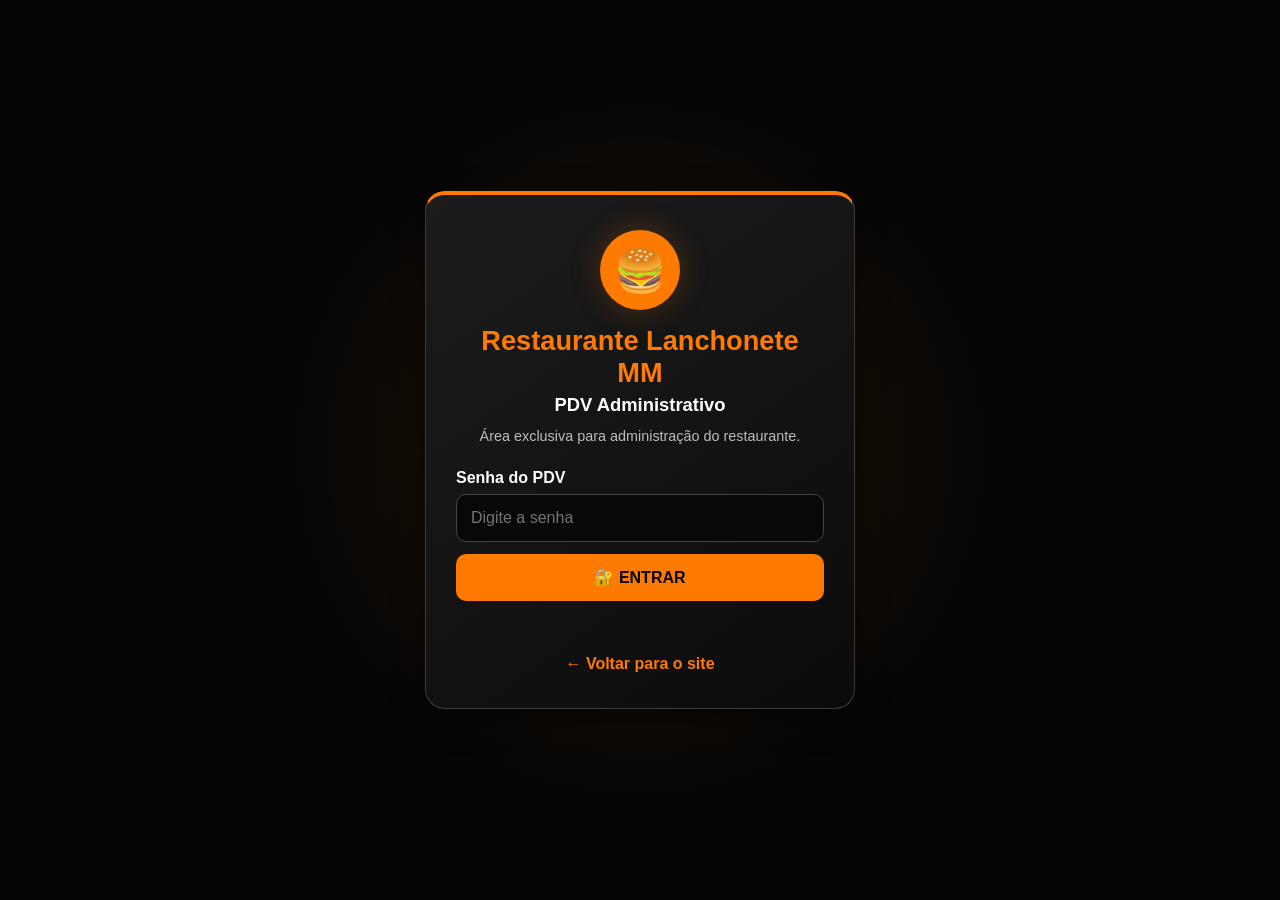
<file: index.html>
<!DOCTYPE html>
<html lang="pt-BR">

<head>
    <meta charset="UTF-8">

    <meta name="viewport"
          content="width=device-width, initial-scale=1.0">

    <title>PDV Administrativo - Restaurante Lanchonete MM</title>

    <link rel="stylesheet" href="pdv.css">
</head>

<body>

    <!-- =====================================================
         TELA DE LOGIN
         ===================================================== -->

    <div id="telaLogin" class="tela-login">

        <div class="login-box">

            <div class="login-logo">
                🍔
            </div>

            <h1>Restaurante Lanchonete MM</h1>

            <h2>PDV Administrativo</h2>

            <p>
                Área exclusiva para administração
                do restaurante.
            </p>

            <form id="formLogin" onsubmit="entrarPDV(event)">

                <label for="senhaPDV">
                    Senha do PDV
                </label>

                <input
                    type="password"
                    id="senhaPDV"
                    placeholder="Digite a senha"
                    autocomplete="off"
                    required
                >

                <button type="submit" class="btn-entrar">
                    🔐 ENTRAR
                </button>

            </form>

            <div id="mensagemLogin" class="mensagem-login"></div>

            <button
                type="button"
                class="btn-voltar-login"
                onclick="voltarParaSite()">

                ← Voltar para o site

            </button>

        </div>

    </div>


    <!-- =====================================================
         SISTEMA PDV
         ===================================================== -->

    <div id="sistemaPDV" class="sistema-pdv">

        <!-- CABEÇALHO -->

        <header class="cabecalho-pdv">

            <div>

                <span class="logo-pdv">
                    🍔
                </span>

                <div class="titulo-pdv">

                    <h1>
                        Restaurante Lanchonete MM
                    </h1>

                    <span>
                        PDV Administrativo
                    </span>

                </div>

            </div>

            <div class="acoes-topo">

                <button
                    type="button"
                    onclick="voltarParaSite()"
                    class="btn-site">

                    🌐 Site

                </button>

                <button
                    type="button"
                    onclick="sairPDV()"
                    class="btn-sair">

                    🚪 Sair

                </button>

            </div>

        </header>


        <!-- =================================================
             CONTEÚDO
             ================================================= -->

        <main class="conteudo-pdv">

            <!-- RESUMO -->

            <section class="resumo-pdv">

                <div class="resumo-card">

                    <span class="resumo-icone">
                        📦
                    </span>

                    <div>

                        <strong id="totalProdutos">
                            0
                        </strong>

                        <span>
                            Produtos cadastrados
                        </span>

                    </div>

                </div>


                <div class="resumo-card">

                    <span class="resumo-icone">
                        🟢
                    </span>

                    <div>

                        <strong id="produtosDisponiveis">
                            0
                        </strong>

                        <span>
                            Disponíveis
                        </span>

                    </div>

                </div>


                <div class="resumo-card">

                    <span class="resumo-icone">
                        🔴
                    </span>

                    <div>

                        <strong id="produtosIndisponiveis">
                            0
                        </strong>

                        <span>
                            Indisponíveis
                        </span>

                    </div>

                </div>

            </section>


            <!-- =================================================
                 CONTROLES
                 ================================================= -->

            <section class="painel-controle">

                <div class="titulo-secao">

                    <div>

                        <h2>
                            📋 Produtos do restaurante
                        </h2>

                        <p>
                            Cadastre e controle os produtos
                            exibidos no site.
                        </p>

                    </div>

                    <button
                        type="button"
                        class="btn-principal"
                        onclick="abrirCadastro()">

                        ➕ Novo produto

                    </button>

                </div>


                <div class="filtros">

                    <div class="campo-busca">

                        <label for="buscaProdutos">
                            🔎 Buscar produto
                        </label>

                        <input
                            type="search"
                            id="buscaProdutos"
                            placeholder="Digite o nome do produto..."
                            oninput="listarProdutos()"
                        >

                    </div>


                    <div class="campo-filtro">

                        <label for="filtroCategoria">
                            Categoria
                        </label>

                        <select
                            id="filtroCategoria"
                            onchange="listarProdutos()">

                            <option value="">
                                Todas as categorias
                            </option>

                            <option value="Almoço">
                                Almoço
                            </option>

                            <option value="Marmitas">
                                Marmitas
                            </option>

                            <option value="Pizzas">
                                Pizzas
                            </option>

                            <option value="Lanches">
                                Lanches
                            </option>

                            <option value="Hot Dogs">
                                Hot Dogs
                            </option>

                            <option value="Esfirras">
                                Esfirras
                            </option>

                            <option value="Porções">
                                Porções
                            </option>

                            <option value="À La Carte">
                                À La Carte
                            </option>

                            <option value="Parmegianas">
                                Parmegianas
                            </option>

                            <option value="Bebidas">
                                Bebidas
                            </option>

                            <option value="Outros">
                                Outros
                            </option>

                        </select>

                    </div>


                    <div class="campo-filtro">

                        <label for="filtroDisponibilidade">
                            Disponibilidade
                        </label>

                        <select
                            id="filtroDisponibilidade"
                            onchange="listarProdutos()">

                            <option value="">
                                Todos
                            </option>

                            <option value="disponivel">
                                Disponíveis
                            </option>

                            <option value="indisponivel">
                                Indisponíveis
                            </option>

                        </select>

                    </div>

                </div>

            </section>


            <!-- =================================================
                 LISTA DE PRODUTOS
                 ================================================= -->

            <section class="lista-secao">

                <div
                    id="listaProdutos"
                    class="lista-produtos-pdv">

                </div>

            </section>

        </main>


        <!-- =================================================
             MODAL CADASTRO / EDIÇÃO
             ================================================= -->

        <div
            id="modalProduto"
            class="modal">

            <div class="modal-conteudo">

                <div class="modal-cabecalho">

                    <div>

                        <h2 id="tituloModal">
                            ➕ Novo produto
                        </h2>

                        <p>
                            As alterações serão refletidas
                            no catálogo do site.
                        </p>

                    </div>

                    <button
                        type="button"
                        class="btn-fechar"
                        onclick="fecharCadastro()">

                        ×

                    </button>

                </div>


                <form
                    id="formProduto"
                    onsubmit="salvarProduto(event)">

                    <input
                        type="hidden"
                        id="produtoId"
                    >


                    <div class="campo-form">

                        <label for="nomeProduto">
                            Nome do produto *
                        </label>

                        <input
                            type="text"
                            id="nomeProduto"
                            placeholder="Ex.: X-Bacon Especial"
                            required
                        >

                    </div>


                    <div class="linha-form">

                        <div class="campo-form">

                            <label for="categoriaProduto">
                                Categoria *
                            </label>

                            <select
                                id="categoriaProduto"
                                required>

                                <option value="">
                                    Selecione
                                </option>

                                <option value="Almoço">
                                    Almoço
                                </option>

                                <option value="Marmitas">
                                    Marmitas
                                </option>

                                <option value="Pizzas">
                                    Pizzas
                                </option>

                                <option value="Lanches">
                                    Lanches
                                </option>

                                <option value="Hot Dogs">
                                    Hot Dogs
                                </option>

                                <option value="Esfirras">
                                    Esfirras
                                </option>

                                <option value="Porções">
                                    Porções
                                </option>

                                <option value="À La Carte">
                                    À La Carte
                                </option>

                                <option value="Parmegianas">
                                    Parmegianas
                                </option>

                                <option value="Bebidas">
                                    Bebidas
                                </option>

                                <option value="Outros">
                                    Outros
                                </option>

                            </select>

                        </div>


                        <div class="campo-form">

                            <label for="precoProduto">
                                Preço *
                            </label>

                            <input
                                type="number"
                                id="precoProduto"
                                min="0"
                                step="0.01"
                                placeholder="0,00"
                                required
                            >

                        </div>

                    </div>


                    <div class="campo-form">

                        <label for="descricaoProduto">
                            Descrição / ingredientes
                        </label>

                        <textarea
                            id="descricaoProduto"
                            rows="4"
                            placeholder="Informe os ingredientes ou detalhes do produto..."></textarea>

                    </div>


                    <div class="campo-form">

                        <label for="imagemProduto">
                            Imagem do produto
                        </label>

                        <input
                            type="text"
                            id="imagemProduto"
                            placeholder="Cole o endereço da imagem (opcional)"
                        >

                        <small>
                            Opcional. Pode deixar em branco.
                        </small>

                    </div>


                    <div class="campo-disponibilidade">

                        <label class="switch">

                            <input
                                type="checkbox"
                                id="disponibilidadeProduto"
                                checked
                            >

                            <span class="slider"></span>

                        </label>

                        <div>

                            <strong>
                                Produto disponível
                            </strong>

                            <small>
                                Quando desativado, o produto
                                não poderá ser comprado no site.
                            </small>

                        </div>

                    </div>


                    <div class="modal-acoes">

                        <button
                            type="button"
                            class="btn-cancelar"
                            onclick="fecharCadastro()">

                            Cancelar

                        </button>

                        <button
                            type="submit"
                            class="btn-salvar">

                            💾 Salvar produto

                        </button>

                    </div>

                </form>

            </div>

        </div>


        <!-- =================================================
             NOTIFICAÇÃO
             ================================================= -->

        <div
            id="notificacaoPDV"
            class="notificacao-pdv">

        </div>

    </div>


    <script src="pdv.js"></script>

</body>

</html>
</file>
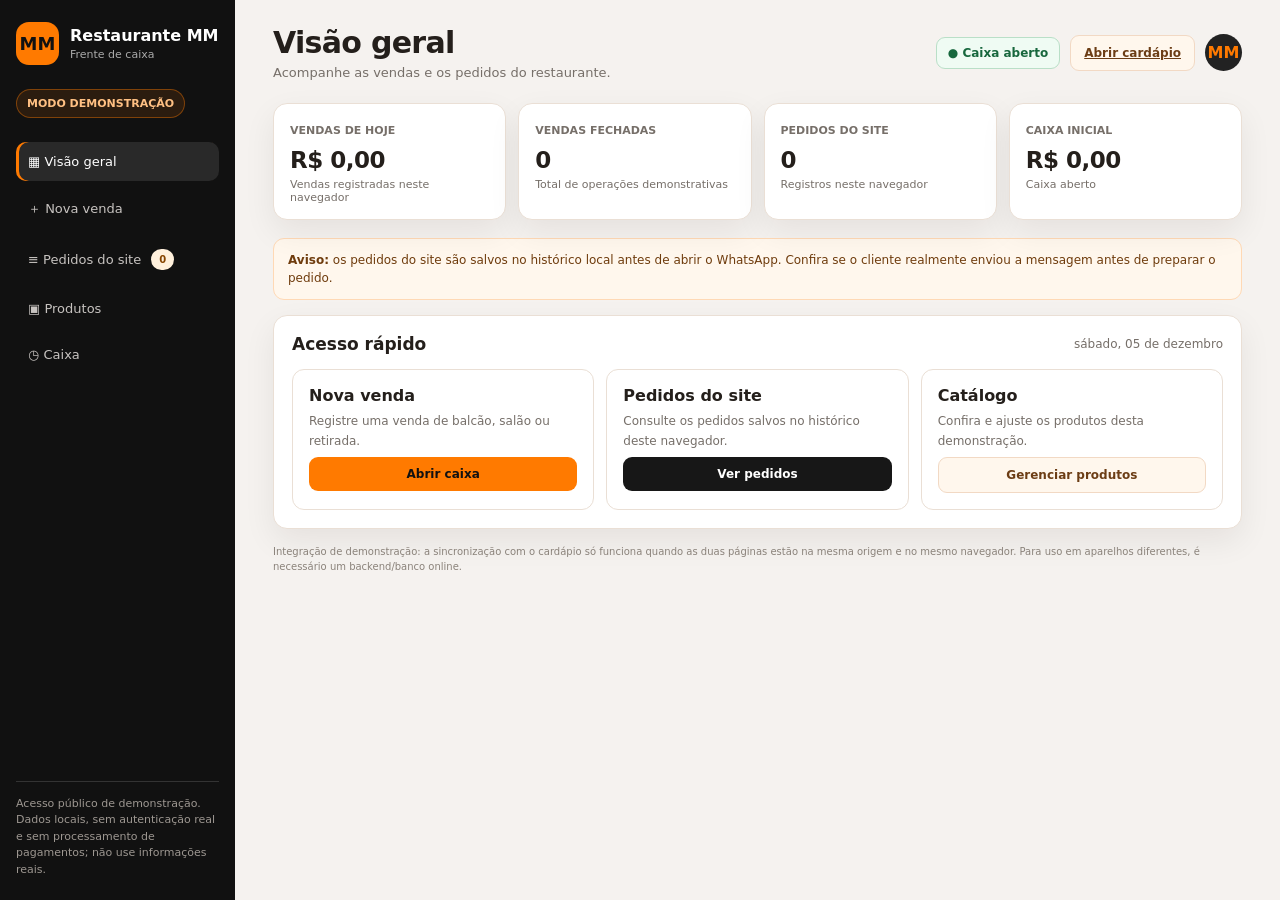
<file: docs/index.html>
<!doctype html>
<html lang="pt-BR">
<head>
<meta charset="utf-8">
<meta name="viewport" content="width=device-width,initial-scale=1">
<meta name="theme-color" content="#111111">
<title>PDV — Restaurante & Lanchonete MM (Demonstração)</title>
<style>
:root{--orange:#ff7a00;--dark:#111;--ink:#241f1b;--muted:#766f69;--line:#eadfd5;--cream:#fff7ed;--paper:#fff;--green:#16834a;--red:#b83c2d;--shadow:0 12px 32px #17100b12}*{box-sizing:border-box}body{margin:0;background:#f5f2ef;color:var(--ink);font-family:Inter,system-ui,-apple-system,"Segoe UI",sans-serif}button,input,select,textarea{font:inherit}button{cursor:pointer}.layout{min-height:100vh;display:grid;grid-template-columns:235px 1fr}.side{background:var(--dark);color:#fff;padding:22px 16px;display:flex;flex-direction:column;gap:24px}.brand{display:flex;align-items:center;gap:11px}.brand-mark{width:43px;height:43px;border-radius:13px;background:var(--orange);color:#111;display:grid;place-items:center;font-weight:900;font-size:18px}.brand small{display:block;color:#aaa;font-size:11px;margin-top:3px}.demo-label{border:1px solid #ff7a0066;background:#ff7a001c;color:#ffc083;border-radius:999px;padding:7px 10px;font-size:11px;font-weight:800;width:max-content}.nav{display:grid;gap:7px}.nav button{background:transparent;border:0;color:#c7c3c0;text-align:left;border-radius:10px;padding:12px 12px;display:flex;gap:10px;align-items:center;font-size:13px}.nav button:hover,.nav button.active{background:#292929;color:#fff}.nav button.active{box-shadow:inset 3px 0 var(--orange)}.side-note{margin-top:auto;color:#9d9791;font-size:11px;line-height:1.5;border-top:1px solid #333;padding-top:14px}.main{min-width:0;padding:25px clamp(16px,3vw,38px) 36px}.topbar{display:flex;justify-content:space-between;align-items:center;gap:16px;margin-bottom:23px}.topbar h1{margin:0;font-size:clamp(22px,3vw,30px);letter-spacing:-.7px}.topbar p{margin:5px 0 0;color:var(--muted);font-size:13px}.top-actions{display:flex;align-items:center;gap:10px}.shift-chip{border:1px solid #b9dfc7;color:#17673d;background:#effbf3;padding:8px 11px;border-radius:9px;font-size:12px;font-weight:700}.avatar{width:37px;height:37px;background:#222;color:var(--orange);display:grid;place-items:center;border-radius:50%;font-weight:800}.view{display:none}.view.active{display:block}.stats{display:grid;grid-template-columns:repeat(4,1fr);gap:12px;margin-bottom:18px}.stat{background:var(--paper);border:1px solid var(--line);border-radius:14px;padding:15px 16px;box-shadow:var(--shadow)}.stat .label{font-size:11px;color:var(--muted);font-weight:700}.stat strong{display:block;font-size:23px;margin-top:9px;letter-spacing:-.5px}.stat .small{font-size:11px;color:var(--muted);margin-top:5px}.panel{background:var(--paper);border:1px solid var(--line);border-radius:14px;padding:18px;box-shadow:var(--shadow)}.panel-head{display:flex;align-items:center;justify-content:space-between;gap:12px;margin-bottom:15px}.panel-head h2{font-size:17px;margin:0}.muted{color:var(--muted);font-size:12px}.btn{border:0;border-radius:9px;padding:10px 13px;font-weight:800;font-size:12px}.btn-primary{background:var(--orange);color:#111}.btn-dark{background:#171717;color:#fff}.btn-soft{background:var(--cream);color:#6c3d15;border:1px solid #f2d9c4}.btn-danger{background:#fff0ee;color:var(--red);border:1px solid #f3d0cb}.btn:disabled{opacity:.45;cursor:not-allowed}.quick-grid{display:grid;grid-template-columns:repeat(3,1fr);gap:12px}.quick{border:1px solid var(--line);border-radius:12px;padding:16px;background:#fff}.quick strong{display:block;margin-bottom:5px}.quick span{font-size:12px;color:var(--muted);line-height:1.45}.warning{background:#fff7ed;border:1px solid #ffd9b5;border-radius:11px;padding:12px 14px;color:#6f3c0d;font-size:12px;line-height:1.5;margin:15px 0}.sale-grid{display:grid;grid-template-columns:minmax(0,1.4fr) minmax(300px,.85fr);gap:14px;align-items:start}.category-row{display:flex;gap:7px;flex-wrap:wrap;margin-bottom:13px}.category-row button{border:1px solid var(--line);background:#fff;border-radius:999px;padding:8px 11px;font-size:11px;font-weight:800;color:#514940}.category-row button.active{background:#171717;color:white;border-color:#171717}.products-grid{display:grid;grid-template-columns:repeat(auto-fill,minmax(145px,1fr));gap:9px}.product{border:1px solid var(--line);background:#fff;border-radius:12px;padding:12px;text-align:left;min-height:92px;transition:.15s}.product:hover{border-color:var(--orange);transform:translateY(-1px)}.product strong{display:block;font-size:12px;line-height:1.35}.product span{display:block;margin-top:8px;color:#9a4a00;font-weight:900;font-size:13px}.cart-items{display:grid;gap:7px;max-height:310px;overflow:auto}.cart-empty{text-align:center;color:var(--muted);font-size:12px;padding:28px 10px}.cart-row{display:grid;grid-template-columns:1fr auto;gap:6px;border-bottom:1px solid #f1ece7;padding:9px 0}.cart-row strong{font-size:12px}.cart-row small{display:block;color:var(--muted);margin-top:4px;font-size:10px}.qty{display:flex;align-items:center;gap:7px}.qty button{width:24px;height:24px;border:1px solid var(--line);background:white;border-radius:7px;font-weight:900}.qty span{font-size:11px;font-weight:800;min-width:10px;text-align:center}.form-row{display:grid;grid-template-columns:1fr 1fr;gap:8px;margin-top:10px}.field{display:grid;gap:5px}.field label{font-size:10px;color:var(--muted);font-weight:800}.field input,.field select,.field textarea{width:100%;border:1px solid var(--line);border-radius:8px;padding:9px;font-size:12px;background:white;color:var(--ink)}.total-row{display:flex;justify-content:space-between;align-items:center;padding:14px 0 10px;border-top:1px solid var(--line);margin-top:10px}.total-row span{font-size:12px;color:var(--muted)}.total-row strong{font-size:20px}.full{width:100%;margin-top:6px}.table-wrap{overflow:auto}table{width:100%;border-collapse:collapse;font-size:12px}th{text-align:left;background:#faf5f0;color:#625950;font-size:10px;text-transform:uppercase;letter-spacing:.4px;padding:11px 9px}td{padding:11px 9px;border-bottom:1px solid #f0ebe6;vertical-align:middle}.tag{display:inline-block;background:#fff0dc;color:#874500;border-radius:999px;padding:5px 8px;font-size:10px;font-weight:800}.tag-green{background:#e9f8ee;color:#17673d}.tag-gray{background:#eee;color:#555}.inline-select{border:1px solid var(--line);border-radius:7px;padding:6px;font-size:11px;background:#fff}.toolbar{display:flex;gap:8px;align-items:center;flex-wrap:wrap}.toolbar input{border:1px solid var(--line);border-radius:8px;padding:9px 10px;font-size:12px;min-width:190px}.product-form{display:grid;grid-template-columns:1.3fr .8fr .8fr auto;gap:8px;align-items:end;margin-bottom:15px}.product-form input,.product-form select{border:1px solid var(--line);border-radius:8px;padding:9px;font-size:12px}.empty-state{color:var(--muted);padding:22px;text-align:center;font-size:12px}.modal-backdrop{position:fixed;inset:0;background:#0009;display:none;place-items:center;padding:16px;z-index:20}.modal-backdrop.show{display:grid}.modal{background:#fff;border-radius:14px;max-width:460px;width:100%;padding:20px;box-shadow:0 25px 70px #0004}.modal h2{margin:0 0 6px;font-size:18px}.modal p{margin:0 0 15px;color:var(--muted);font-size:12px}.modal .field{margin:10px 0}.modal-actions{display:flex;justify-content:flex-end;gap:8px;margin-top:14px}.toast{position:fixed;bottom:18px;right:18px;background:#191919;color:#fff;padding:11px 15px;border-radius:9px;font-size:12px;box-shadow:var(--shadow);display:none;z-index:30}.toast.show{display:block}.page-foot{margin-top:15px;color:#8a827a;font-size:10px;line-height:1.5}
@media(max-width:1050px){.stats{grid-template-columns:repeat(2,1fr)}.sale-grid{grid-template-columns:1fr}.quick-grid{grid-template-columns:1fr 1fr}}
@media(max-width:720px){.layout{grid-template-columns:1fr}.side{padding:12px 14px;gap:10px}.brand{justify-content:space-between}.brand small{display:none}.demo-label{position:absolute;right:15px;top:16px}.nav{display:flex;overflow:auto;gap:5px}.nav button{white-space:nowrap;padding:9px 10px;font-size:11px}.side-note{display:none}.main{padding:18px 13px 28px}.topbar{align-items:flex-start}.top-actions{gap:6px}.shift-chip{font-size:10px}.stats{gap:8px}.stat{padding:12px}.stat strong{font-size:19px}.quick-grid{grid-template-columns:1fr}.product-form{grid-template-columns:1fr 1fr}.product-form .btn{grid-column:span 2}.panel{padding:14px}.form-row{grid-template-columns:1fr 1fr}}
</style>
</head>
<body>
<div class="layout">
  <aside class="side">
    <div class="brand"><div class="brand-mark">MM</div><div><strong>Restaurante MM</strong><small>Frente de caixa</small></div></div>
    <div class="demo-label">MODO DEMONSTRAÇÃO</div>
    <nav class="nav" aria-label="Menu do PDV">
      <button class="active" data-view="dashboard">▦ Visão geral</button>
      <button data-view="sale">＋ Nova venda</button>
      <button data-view="orders">≡ Pedidos do site <span id="orderBadge" class="tag">0</span></button>
      <button data-view="products">▣ Produtos</button>
      <button data-view="cash">◷ Caixa</button>
    </nav>
    <div class="side-note">Acesso público de demonstração. Dados locais, sem autenticação real e sem processamento de pagamentos; não use informações reais.</div>
  </aside>
  <main class="main">
    <header class="topbar"><div><h1 id="pageTitle">Visão geral</h1><p id="pageSubtitle">Acompanhe as vendas e os pedidos do restaurante.</p></div><div class="top-actions"><span class="shift-chip" id="shiftStatus">● Caixa aberto</span><a class="btn btn-soft" href="https://m20513703-art.github.io/restaurante-e-lanchonete-mm/" target="_blank" rel="noopener">Abrir cardápio</a><div class="avatar">MM</div></div></header>

    <section class="view active" id="view-dashboard">
      <div class="stats">
        <div class="stat"><span class="label">VENDAS DE HOJE</span><strong id="statSales">R$ 0,00</strong><div class="small">Vendas registradas neste navegador</div></div>
        <div class="stat"><span class="label">VENDAS FECHADAS</span><strong id="statCount">0</strong><div class="small">Total de operações demonstrativas</div></div>
        <div class="stat"><span class="label">PEDIDOS DO SITE</span><strong id="statOrders">0</strong><div class="small">Registros neste navegador</div></div>
        <div class="stat"><span class="label">CAIXA INICIAL</span><strong id="statCash">R$ 0,00</strong><div class="small" id="cashSub">Caixa aberto</div></div>
      </div>
      <div class="warning"><b>Aviso:</b> os pedidos do site são salvos no histórico local antes de abrir o WhatsApp. Confira se o cliente realmente enviou a mensagem antes de preparar o pedido.</div>
      <div class="panel"><div class="panel-head"><h2>Acesso rápido</h2><span class="muted" id="todayLabel"></span></div><div class="quick-grid">
        <div class="quick"><strong>Nova venda</strong><span>Registre uma venda de balcão, salão ou retirada.</span><button class="btn btn-primary full" data-go="sale">Abrir caixa</button></div>
        <div class="quick"><strong>Pedidos do site</strong><span>Consulte os pedidos salvos no histórico deste navegador.</span><button class="btn btn-dark full" data-go="orders">Ver pedidos</button></div>
        <div class="quick"><strong>Catálogo</strong><span>Confira e ajuste os produtos desta demonstração.</span><button class="btn btn-soft full" data-go="products">Gerenciar produtos</button></div>
      </div></div>
      <p class="page-foot">Integração de demonstração: a sincronização com o cardápio só funciona quando as duas páginas estão na mesma origem e no mesmo navegador. Para uso em aparelhos diferentes, é necessário um backend/banco online.</p>
    </section>

    <section class="view" id="view-sale">
      <div class="sale-grid">
        <div class="panel"><div class="panel-head"><div><h2>Adicionar produtos</h2><span class="muted">Toque em um item para incluir na venda</span></div><span class="tag">Catálogo demonstrativo</span></div>
          <div class="category-row" id="categoryTabs"></div><div class="products-grid" id="productGrid"></div>
        </div>
        <div class="panel"><div class="panel-head"><h2>Venda atual</h2><button class="btn btn-soft" id="clearCart">Limpar</button></div>
          <div class="cart-items" id="cartItems"><div class="cart-empty">Sua venda está vazia.<br>Escolha produtos ao lado.</div></div>
          <div class="form-row"><div class="field"><label for="saleCustomer">CLIENTE</label><input id="saleCustomer" placeholder="Balcão / nome"></div><div class="field"><label for="saleType">TIPO DE VENDA</label><select id="saleType"><option>Balcão</option><option>Salão</option><option>Retirada</option><option>Entrega</option></select></div></div>
          <div class="form-row"><div class="field"><label for="payment">PAGAMENTO</label><select id="payment"><option>Pix</option><option>Dinheiro</option><option>Cartão de débito</option><option>Cartão de crédito</option><option>Outro</option></select></div><div class="field"><label for="saleNote">MESA / OBS.</label><input id="saleNote" placeholder="Opcional"></div></div>
          <div class="total-row"><span>Total da venda</span><strong id="cartTotal">R$ 0,00</strong></div>
          <button class="btn btn-primary full" id="finishSale" disabled>Finalizar venda demonstrativa</button>
          <p class="page-foot">Nenhum pagamento real é processado. Finalizar apenas registra a venda nesta demonstração.</p>
        </div>
      </div>
    </section>

    <section class="view" id="view-orders">
      <div class="panel"><div class="panel-head"><div><h2>Pedidos do site</h2><span class="muted">Histórico compartilhado pelo navegador/origem do site</span></div><button class="btn btn-soft" id="refreshOrders">Atualizar</button></div>
        <div class="warning" style="margin-top:0"><b>Importante:</b> registrar um pedido no histórico não comprova que ele foi enviado pelo WhatsApp. Confirme o recebimento antes de alterar o status para “Em preparo”.</div>
        <div class="table-wrap"><table><thead><tr><th>Pedido</th><th>Cliente</th><th>Itens</th><th>Total</th><th>Entrega</th><th>Status interno</th></tr></thead><tbody id="ordersBody"></tbody></table></div>
        <div class="empty-state" id="ordersEmpty" hidden>Nenhum pedido salvo neste navegador.</div>
      </div>
    </section>

    <section class="view" id="view-products">
      <div class="panel"><div class="panel-head"><div><h2>Produtos do PDV</h2><span class="muted">Alterações ficam salvas neste navegador</span></div><button class="btn btn-soft" id="resetProducts">Restaurar catálogo</button></div>
        <form class="product-form" id="productForm"><div class="field"><label for="newName">NOME DO PRODUTO</label><input id="newName" required maxlength="60" placeholder="Ex.: Suco natural"></div><div class="field"><label for="newPrice">PREÇO (R$)</label><input id="newPrice" type="number" min="0.01" step="0.01" required placeholder="0,00"></div><div class="field"><label for="newCategory">CATEGORIA</label><select id="newCategory"><option>Marmitas</option><option>À la carte</option><option>Porções</option><option>Bebidas</option><option>Sobremesas</option></select></div><button class="btn btn-primary">Adicionar produto</button></form>
        <div class="table-wrap"><table><thead><tr><th>Produto</th><th>Categoria</th><th>Preço</th><th>Ação</th></tr></thead><tbody id="productsBody"></tbody></table></div>
      </div>
    </section>

    <section class="view" id="view-cash">
      <div class="stats"><div class="stat"><span class="label">STATUS</span><strong id="cashStatusBig">Aberto</strong><div class="small">Caixa demonstrativo</div></div><div class="stat"><span class="label">FUNDO DE TROCO</span><strong id="cashOpening">R$ 0,00</strong><div class="small">Informado na abertura</div></div><div class="stat"><span class="label">VENDAS NO TURNO</span><strong id="cashSales">R$ 0,00</strong><div class="small">Vendas finalizadas hoje</div></div><div class="stat"><span class="label">TOTAL ESPERADO</span><strong id="cashExpected">R$ 0,00</strong><div class="small">Fundo + vendas</div></div></div>
      <div class="panel"><div class="panel-head"><div><h2>Movimentação do caixa</h2><span class="muted">Ações apenas demonstrativas, sem integração bancária.</span></div><div class="toolbar"><button class="btn btn-primary" id="openCashBtn">Abrir caixa</button><button class="btn btn-dark" id="closeCashBtn">Fechar caixa</button></div></div><div class="table-wrap"><table><thead><tr><th>Horário</th><th>Operação</th><th>Pagamento</th><th>Valor</th></tr></thead><tbody id="cashBody"></tbody></table></div><div class="empty-state" id="cashEmpty" hidden>Nenhuma movimentação registrada.</div></div>
    </section>
  </main>
</div>
<div class="modal-backdrop" id="cashModal"><div class="modal"><h2 id="cashModalTitle">Abrir caixa</h2><p>Informe o valor inicial do caixa demonstrativo.</p><div class="field"><label for="cashAmount">FUNDO DE TROCO (R$)</label><input type="number" id="cashAmount" min="0" step="0.01" value="0"></div><div class="modal-actions"><button class="btn btn-soft" id="cancelCash">Cancelar</button><button class="btn btn-primary" id="confirmCash">Confirmar</button></div></div></div>
<div class="toast" id="toast"></div>
<script>
'use strict';
const KEY_PRODUCTS='restaurantPdvProducts';
const KEY_SALES='restaurantPdvSales';
const KEY_CASH='restaurantPdvCash';
const KEY_SITE_ORDERS='restauranteHistorico';
const CATEGORIES=['Marmitas','À la carte','Porções','Bebidas','Sobremesas'];
const DEFAULT_PRODUCTS=[
  {id:'m1',name:'Marmita Pequena · 1 carne',category:'Marmitas',price:20},
  {id:'m2',name:'Marmita Média · 2 carnes',category:'Marmitas',price:25},
  {id:'m3',name:'Marmita Grande · 3 carnes',category:'Marmitas',price:28},
  {id:'m4',name:'Marmita Comercial · 4 carnes',category:'Marmitas',price:40},
  {id:'a1',name:'Filé à Parmegiana',category:'À la carte',price:59.90},
  {id:'a2',name:'Filé ao Molho Madeira',category:'À la carte',price:57.90},
  {id:'a3',name:'Filé Acebolado',category:'À la carte',price:52.90},
  {id:'a4',name:'Picanha Grelhada',category:'À la carte',price:69.90},
  {id:'a5',name:'Contra-filé Grelhado',category:'À la carte',price:59.90},
  {id:'a6',name:'Costela Assada',category:'À la carte',price:54.90},
  {id:'a7',name:'Frango à Parmegiana',category:'À la carte',price:49.90},
  {id:'a8',name:'Filé de Frango Grelhado',category:'À la carte',price:44.90},
  {id:'a9',name:'Frango ao Molho de Mostarda',category:'À la carte',price:47.90},
  {id:'a10',name:'Strogonoff de Frango',category:'À la carte',price:44.90},
  {id:'a11',name:'Strogonoff de Carne',category:'À la carte',price:49.90},
  {id:'a12',name:'Lasanha à Bolonhesa',category:'À la carte',price:46.90},
  {id:'a13',name:'Lasanha de Frango com Queijo',category:'À la carte',price:44.90},
  {id:'a14',name:'Espaguete à Bolonhesa',category:'À la carte',price:42.90},
  {id:'a15',name:'Penne ao Molho Branco com Frango',category:'À la carte',price:44.90},
  {id:'a16',name:'Risoto de Frango',category:'À la carte',price:46.90},
  {id:'a17',name:'Risoto de Camarão',category:'À la carte',price:64.90},
  {id:'a18',name:'Peixe Grelhado',category:'À la carte',price:54.90},
  {id:'a19',name:'Filé de Peixe à Parmegiana',category:'À la carte',price:54.90},
  {id:'a20',name:'Bacalhau à Portuguesa',category:'À la carte',price:69.90},
  {id:'a21',name:'Paella Especial',category:'À la carte',price:72.90},
  {id:'a22',name:'Virado à Paulista',category:'À la carte',price:39.90},
  {id:'a23',name:'Virado à Mineira',category:'À la carte',price:39.90},
  {id:'a24',name:'Baião de 2',category:'À la carte',price:42.90},
  {id:'a25',name:'Feijoada',category:'À la carte',price:30},
  {id:'p1',name:'Batata Frita',category:'Porções',price:25},
  {id:'p2',name:'Mandioca Frita',category:'Porções',price:25},
  {id:'p3',name:'Frango à Passarinho',category:'Porções',price:32},
  {id:'p4',name:'Calabresa Acebolada',category:'Porções',price:29},
  {id:'p5',name:'Costelinha',category:'Porções',price:34},
  {id:'p6',name:'Batata Frita com Cheddar e Bacon',category:'Porções',price:35},
  {id:'p7',name:'Mandioca com Queijo',category:'Porções',price:32},
  {id:'p8',name:'Isca de Frango Crocante',category:'Porções',price:35},
  {id:'p9',name:'Isca de Carne Acebolada',category:'Porções',price:39.90},
  {id:'p10',name:'Anéis de Cebola',category:'Porções',price:28},
  {id:'p11',name:'Bolinho de Queijo',category:'Porções',price:30},
  {id:'p12',name:'Amêndoas',category:'Porções',price:15},
  {id:'b1',name:'Refrigerante 2 Litros',category:'Bebidas',price:14},
  {id:'b2',name:'Refrigerante 600 ml',category:'Bebidas',price:8},
  {id:'b3',name:'Refrigerante Lata',category:'Bebidas',price:6},
  {id:'b4',name:'Soda Italiana 400 ml',category:'Bebidas',price:13.90},
  {id:'b5',name:'Cerveja Long Neck',category:'Bebidas',price:9},
  {id:'b6',name:'Água com gás',category:'Bebidas',price:4},
  {id:'b7',name:'Água sem gás',category:'Bebidas',price:3.50},
  {id:'s1',name:'Sobremesa 200 g',category:'Sobremesas',price:10},
  {id:'s2',name:'Sobremesa 300 g',category:'Sobremesas',price:15},
  {id:'s3',name:'Sobremesa 500 g',category:'Sobremesas',price:18}
];
let products=load(KEY_PRODUCTS,DEFAULT_PRODUCTS);
let sales=load(KEY_SALES,[]);
let cash=load(KEY_CASH,{open:true,opening:0,openedAt:new Date().toISOString()});
let cart=[];let currentCategory='Marmitas';let currentView='dashboard';
const titles={dashboard:['Visão geral','Acompanhe as vendas e os pedidos do restaurante.'],sale:['Nova venda','Registre uma venda demonstrativa.'],orders:['Pedidos do site','Consulte e atualize o status interno dos pedidos.'],products:['Produtos','Gerencie o catálogo desta demonstração.'],cash:['Caixa','Acompanhe abertura, vendas e fechamento demonstrativo.']};
function load(key,fallback){try{const v=localStorage.getItem(key);return v?JSON.parse(v):structuredClone(fallback)}catch(e){return structuredClone(fallback)}}
function save(){localStorage.setItem(KEY_PRODUCTS,JSON.stringify(products));localStorage.setItem(KEY_SALES,JSON.stringify(sales));localStorage.setItem(KEY_CASH,JSON.stringify(cash))}
function money(v){return Number(v||0).toLocaleString('pt-BR',{style:'currency',currency:'BRL'})}
function esc(v){return String(v??'').replace(/[&<>"']/g,c=>({'&':'&amp;','<':'&lt;','>':'&gt;','"':'&quot;',"'":'&#39;'}[c]))}
function toast(msg){const t=document.getElementById('toast');t.textContent=msg;t.classList.add('show');setTimeout(()=>t.classList.remove('show'),2300)}
function nav(view){currentView=view;document.querySelectorAll('.view').forEach(v=>v.classList.toggle('active',v.id==='view-'+view));document.querySelectorAll('.nav button').forEach(b=>b.classList.toggle('active',b.dataset.view===view));document.getElementById('pageTitle').textContent=titles[view][0];document.getElementById('pageSubtitle').textContent=titles[view][1];if(view==='sale')renderCatalog();if(view==='orders')renderOrders();if(view==='products')renderProducts();if(view==='cash')renderCash();renderDashboard()}
document.querySelectorAll('.nav button').forEach(b=>b.addEventListener('click',()=>nav(b.dataset.view)));document.querySelectorAll('[data-go]').forEach(b=>b.addEventListener('click',()=>nav(b.dataset.go)));
function renderDashboard(){const today=new Date().toLocaleDateString('pt-BR');const todays=sales.filter(s=>new Date(s.createdAt).toLocaleDateString('pt-BR')===today);const sum=todays.reduce((n,s)=>n+s.total,0);const orders=load(KEY_SITE_ORDERS,[]);document.getElementById('statSales').textContent=money(sum);document.getElementById('statCount').textContent=todays.length;document.getElementById('statOrders').textContent=orders.length;document.getElementById('orderBadge').textContent=orders.length;document.getElementById('statCash').textContent=money(cash.opening||0);document.getElementById('cashSub').textContent=cash.open?'Caixa aberto':'Caixa fechado';document.getElementById('shiftStatus').textContent=cash.open?'● Caixa aberto':'● Caixa fechado';document.getElementById('shiftStatus').style.cssText=cash.open?'':'border-color:#efc8c2;background:#fff0ee;color:#a3382c';document.getElementById('todayLabel').textContent=new Date().toLocaleDateString('pt-BR',{weekday:'long',day:'2-digit',month:'long'});}
function renderCatalog(){const tabs=document.getElementById('categoryTabs');tabs.innerHTML=CATEGORIES.map(c=>`<button class="${c===currentCategory?'active':''}" data-cat="${esc(c)}">${esc(c)}</button>`).join('');tabs.querySelectorAll('button').forEach(b=>b.onclick=()=>{currentCategory=b.dataset.cat;renderCatalog()});const list=products.filter(p=>p.category===currentCategory);document.getElementById('productGrid').innerHTML=list.length?list.map(p=>`<button class="product" data-id="${esc(p.id)}"><strong>${esc(p.name)}</strong><span>${money(p.price)}</span></button>`).join(''):'<div class="empty-state">Nenhum produto nesta categoria.</div>';document.querySelectorAll('.product').forEach(b=>b.onclick=()=>addToCart(b.dataset.id));renderCart()}
function addToCart(id){const p=products.find(x=>x.id===id);if(!p)return;const item=cart.find(x=>x.id===id);item?item.qty++:cart.push({...p,qty:1});renderCart()}
function renderCart(){const el=document.getElementById('cartItems');if(!cart.length){el.innerHTML='<div class="cart-empty">Sua venda está vazia.<br>Escolha produtos ao lado.</div>'}else{el.innerHTML=cart.map(i=>`<div class="cart-row"><div><strong>${esc(i.name)}</strong><small>${money(i.price)} cada</small></div><div class="qty"><button data-dec="${esc(i.id)}">−</button><span>${i.qty}</span><button data-inc="${esc(i.id)}">+</button></div></div>`).join('');el.querySelectorAll('[data-dec]').forEach(b=>b.onclick=()=>changeQty(b.dataset.dec,-1));el.querySelectorAll('[data-inc]').forEach(b=>b.onclick=()=>changeQty(b.dataset.inc,1))}document.getElementById('cartTotal').textContent=money(cart.reduce((n,i)=>n+i.price*i.qty,0));document.getElementById('finishSale').disabled=!cart.length||!cash.open}
function changeQty(id,n){const i=cart.find(x=>x.id===id);if(!i)return;i.qty+=n;if(i.qty<=0)cart=cart.filter(x=>x.id!==id);renderCart()}
document.getElementById('clearCart').onclick=()=>{cart=[];renderCart()};
document.getElementById('finishSale').onclick=()=>{if(!cart.length||!cash.open)return;const sale={id:'V-'+Date.now().toString().slice(-6),createdAt:new Date().toISOString(),customer:document.getElementById('saleCustomer').value.trim()||'Balcão',type:document.getElementById('saleType').value,payment:document.getElementById('payment').value,note:document.getElementById('saleNote').value.trim(),items:cart.map(x=>({name:x.name,price:x.price,qty:x.qty})),total:cart.reduce((n,i)=>n+i.price*i.qty,0)};sales.unshift(sale);save();cart=[];document.getElementById('saleCustomer').value='';document.getElementById('saleNote').value='';renderCart();renderDashboard();toast('Venda demonstrativa registrada.');nav('dashboard')};
function getOrders(){return load(KEY_SITE_ORDERS,[])}
function renderOrders(){const orders=getOrders();const body=document.getElementById('ordersBody');document.getElementById('ordersEmpty').hidden=orders.length>0;body.innerHTML=orders.map((o,idx)=>{const status=o.pdvStatus||'Aguardando confirmação';const items=(o.itens||[]).map(i=>`${i.quantidade||1}× ${esc(i.nome)}`).join(', ');return `<tr><td><b>${esc(o.id||'Pedido')}</b><br><small>${esc(o.data||'')}</small></td><td>${esc(o.nome||'Cliente')}</td><td>${items||'—'}</td><td><b>${money(o.total)}</b></td><td>${esc(o.tipoEntrega||'—')}</td><td><select class="inline-select" data-order="${idx}"><option ${status==='Aguardando confirmação'?'selected':''}>Aguardando confirmação</option><option ${status==='Em preparo'?'selected':''}>Em preparo</option><option ${status==='Pronto'?'selected':''}>Pronto</option><option ${status==='Concluído'?'selected':''}>Concluído</option><option ${status==='Cancelado'?'selected':''}>Cancelado</option></select></td></tr>`}).join('');body.querySelectorAll('[data-order]').forEach(s=>s.onchange=()=>{const list=getOrders();const o=list[Number(s.dataset.order)];if(!o)return;o.pdvStatus=s.value;localStorage.setItem(KEY_SITE_ORDERS,JSON.stringify(list));toast('Status interno atualizado.');renderDashboard()})}
document.getElementById('refreshOrders').onclick=()=>{renderOrders();renderDashboard();toast('Pedidos atualizados.')};
function renderProducts(){const body=document.getElementById('productsBody');body.innerHTML=products.map((p,i)=>`<tr><td>${esc(p.name)}</td><td><span class="tag">${esc(p.category)}</span></td><td>${money(p.price)}</td><td><button class="btn btn-soft" data-edit="${esc(p.id)}">Editar</button> <button class="btn btn-danger" data-delete="${esc(p.id)}">Excluir</button></td></tr>`).join('');body.querySelectorAll('[data-delete]').forEach(b=>b.onclick=()=>{if(!confirm('Excluir este produto da demonstração?'))return;products=products.filter(p=>p.id!==b.dataset.delete);save();renderProducts();toast('Produto excluído.')});body.querySelectorAll('[data-edit]').forEach(b=>b.onclick=()=>{const p=products.find(x=>x.id===b.dataset.edit);if(!p)return;const name=prompt('Nome do produto:',p.name);if(name===null)return;const price=prompt('Preço em reais:',p.price);if(price===null)return;const value=Number(price.replace(',','.'));if(!name.trim()||!Number.isFinite(value)||value<0){toast('Confira nome e preço.');return}p.name=name.trim();p.price=value;save();renderProducts();toast('Produto atualizado.')})}
document.getElementById('productForm').onsubmit=e=>{e.preventDefault();const name=document.getElementById('newName').value.trim();const price=Number(document.getElementById('newPrice').value);const category=document.getElementById('newCategory').value;if(!name||!Number.isFinite(price)||price<=0)return;products.push({id:'custom-'+Date.now(),name,price,category});save();e.target.reset();renderProducts();toast('Produto adicionado.')};
document.getElementById('resetProducts').onclick=()=>{if(!confirm('Restaurar o catálogo demonstrativo original?'))return;products=structuredClone(DEFAULT_PRODUCTS);save();renderProducts();toast('Catálogo restaurado.')};
function renderCash(){const today=new Date().toLocaleDateString('pt-BR');const todaySales=sales.filter(s=>new Date(s.createdAt).toLocaleDateString('pt-BR')===today);const sold=todaySales.reduce((n,s)=>n+s.total,0);document.getElementById('cashStatusBig').textContent=cash.open?'Aberto':'Fechado';document.getElementById('cashOpening').textContent=money(cash.opening||0);document.getElementById('cashSales').textContent=money(sold);document.getElementById('cashExpected').textContent=money((cash.opening||0)+sold);document.getElementById('openCashBtn').disabled=cash.open;document.getElementById('closeCashBtn').disabled=!cash.open;const body=document.getElementById('cashBody');document.getElementById('cashEmpty').hidden=todaySales.length>0;body.innerHTML=todaySales.map(s=>`<tr><td>${new Date(s.createdAt).toLocaleTimeString('pt-BR',{hour:'2-digit',minute:'2-digit'})}</td><td>Venda ${esc(s.id)} · ${esc(s.type)}</td><td>${esc(s.payment)}</td><td><b>${money(s.total)}</b></td></tr>`).join('')}
function openCash(){document.getElementById('cashModalTitle').textContent=cash.open?'Caixa já está aberto':'Abrir caixa';document.getElementById('cashAmount').value=Number(cash.opening||0).toFixed(2);document.getElementById('cashModal').classList.add('show')}
document.getElementById('openCashBtn').onclick=openCash;document.getElementById('cancelCash').onclick=()=>document.getElementById('cashModal').classList.remove('show');document.getElementById('confirmCash').onclick=()=>{const amount=Math.max(0,Number(document.getElementById('cashAmount').value)||0);cash={open:true,opening:amount,openedAt:new Date().toISOString()};save();document.getElementById('cashModal').classList.remove('show');renderCash();renderDashboard();toast('Caixa demonstrativo aberto.')};document.getElementById('closeCashBtn').onclick=()=>{if(!confirm('Fechar o caixa demonstrativo?'))return;cash.open=false;cash.closedAt=new Date().toISOString();save();renderCash();renderDashboard();toast('Caixa demonstrativo fechado.')};
renderDashboard();renderCatalog();renderProducts();renderCash();
</script>
</body>
</html>
</file>
<file: pdv.css>
/* =========================================================
   PDV ADMINISTRATIVO
   RESTAURANTE LANCHONETE MM
   PRETO + LARANJA
   ========================================================= */

:root {
    --preto: #070707;
    --preto-2: #0e0e0e;
    --preto-3: #151515;
    --preto-4: #1e1e1e;

    --laranja: #ff7a00;
    --laranja-claro: #ff9800;
    --laranja-escuro: #df5f00;

    --branco: #ffffff;
    --cinza: #bdbdbd;
    --cinza-escuro: #303030;

    --verde: #20c878;
    --vermelho: #ff3b30;
    --amarelo: #ffb020;

    --sombra:
        0 10px 30px rgba(0, 0, 0, .55);

    --raio: 14px;
}


/* =========================================================
   RESET
   ========================================================= */

* {
    margin: 0;
    padding: 0;
    box-sizing: border-box;
}


html {
    scroll-behavior: smooth;
}


body {
    min-height: 100vh;
    background:
        radial-gradient(
            circle at top,
            rgba(255, 122, 0, .08),
            transparent 35%
        ),
        var(--preto);

    color: var(--branco);

    font-family:
        Arial,
        Helvetica,
        sans-serif;
}


button,
input,
select,
textarea {
    font: inherit;
}


button {
    cursor: pointer;
}


body.modal-aberto {
    overflow: hidden;
}


/* =========================================================
   LOGIN
   ========================================================= */

.tela-login {
    min-height: 100vh;

    display: flex;
    align-items: center;
    justify-content: center;

    padding: 20px;

    background:
        radial-gradient(
            circle at center,
            rgba(255, 122, 0, .16),
            transparent 45%
        ),
        #050505;
}


.login-box {
    width: 100%;
    max-width: 430px;

    background:
        linear-gradient(
            145deg,
            #1c1c1c,
            #0b0b0b
        );

    border: 1px solid #3a3a3a;

    border-top:
        4px solid var(--laranja);

    border-radius: 20px;

    padding: 35px 30px;

    box-shadow: var(--sombra);

    text-align: center;
}


.login-logo {
    width: 80px;
    height: 80px;

    display: flex;
    align-items: center;
    justify-content: center;

    margin: 0 auto 15px;

    border-radius: 50%;

    background: var(--laranja);

    font-size: 42px;

    box-shadow:
        0 0 30px
        rgba(255, 122, 0, .25);
}


.login-box h1 {
    color: var(--laranja);

    font-size: 1.7rem;

    margin-bottom: 5px;
}


.login-box h2 {
    font-size: 1.15rem;

    margin-bottom: 12px;
}


.login-box p {
    color: var(--cinza);

    font-size: .9rem;

    margin-bottom: 25px;
}


.login-box label {
    display: block;

    text-align: left;

    margin-bottom: 7px;

    font-weight: 700;
}


.login-box input {
    width: 100%;

    background: #080808;

    color: #fff;

    border: 1px solid #444;

    border-radius: 10px;

    padding: 14px;

    outline: none;

    margin-bottom: 12px;
}


.login-box input:focus {
    border-color: var(--laranja);

    box-shadow:
        0 0 0 2px
        rgba(255, 122, 0, .12);
}


.btn-entrar {
    width: 100%;

    border: none;

    border-radius: 10px;

    background: var(--laranja);

    color: #000;

    padding: 14px;

    font-weight: 900;

    transition: .2s;
}


.btn-entrar:hover {
    background: var(--laranja-claro);

    transform: translateY(-2px);
}


.btn-voltar-login {
    margin-top: 20px;

    background: transparent;

    border: none;

    color: var(--laranja);

    font-weight: 700;
}


.btn-voltar-login:hover {
    text-decoration: underline;
}


.mensagem-login {
    min-height: 22px;

    margin-top: 12px;

    font-weight: 700;
}


.mensagem-login.erro {
    color: var(--vermelho);
}


/* =========================================================
   SISTEMA
   ========================================================= */

.sistema-pdv {
    display: none;

    min-height: 100vh;
}


/* =========================================================
   CABEÇALHO
   ========================================================= */

.cabecalho-pdv {
    position: sticky;

    top: 0;

    z-index: 500;

    min-height: 75px;

    display: flex;

    align-items: center;

    justify-content: space-between;

    gap: 20px;

    padding: 12px 25px;

    background:
        rgba(8, 8, 8, .97);

    border-bottom:
        2px solid var(--laranja);

    box-shadow:
        0 5px 20px
        rgba(0, 0, 0, .5);

    backdrop-filter: blur(10px);
}


.cabecalho-pdv > div:first-child {
    display: flex;

    align-items: center;

    gap: 12px;
}


.logo-pdv {
    width: 48px;
    height: 48px;

    display: flex;

    align-items: center;
    justify-content: center;

    border-radius: 50%;

    background: var(--laranja);

    font-size: 27px;
}


.titulo-pdv h1 {
    color: var(--branco);

    font-size: 1.15rem;
}


.titulo-pdv span {
    color: var(--laranja);

    font-size: .85rem;

    font-weight: 700;
}


.acoes-topo {
    display: flex;

    gap: 8px;
}


.acoes-topo button {
    border-radius: 9px;

    padding: 10px 15px;

    font-weight: 800;
}


.btn-site {
    background: #181818;

    color: #fff;

    border:
        1px solid #444;
}


.btn-site:hover {
    border-color: var(--laranja);

    color: var(--laranja);
}


.btn-sair {
    background: var(--vermelho);

    color: #fff;

    border: none;
}


.btn-sair:hover {
    filter: brightness(1.15);
}


/* =========================================================
   CONTEÚDO
   ========================================================= */

.conteudo-pdv {
    width: 100%;

    max-width: 1400px;

    margin: auto;

    padding: 25px 20px 50px;
}


/* =========================================================
   RESUMO
   ========================================================= */

.resumo-pdv {
    display: grid;

    grid-template-columns:
        repeat(3, 1fr);

    gap: 15px;

    margin-bottom: 25px;
}


.resumo-card {
    display: flex;

    align-items: center;

    gap: 15px;

    background:
        linear-gradient(
            145deg,
            #1b1b1b,
            #0d0d0d
        );

    border: 1px solid #333;

    border-left:
        4px solid var(--laranja);

    border-radius: var(--raio);

    padding: 20px;

    box-shadow: var(--sombra);
}


.resumo-icone {
    width: 50px;
    height: 50px;

    display: flex;

    align-items: center;
    justify-content: center;

    background: #251300;

    border-radius: 10px;

    font-size: 25px;
}


.resumo-card strong {
    display: block;

    color: var(--laranja);

    font-size: 1.7rem;
}


.resumo-card span:last-child {
    display: block;

    color: var(--cinza);

    font-size: .85rem;
}


/* =========================================================
   PAINEL DE CONTROLE
   ========================================================= */

.painel-controle {
    background:
        linear-gradient(
            145deg,
            #181818,
            #0d0d0d
        );

    border: 1px solid #333;

    border-radius: 16px;

    padding: 22px;

    box-shadow: var(--sombra);

    margin-bottom: 20px;
}


.titulo-secao {
    display: flex;

    justify-content: space-between;

    align-items: center;

    gap: 20px;

    margin-bottom: 20px;
}


.titulo-secao h2 {
    color: var(--laranja);

    font-size: 1.45rem;

    margin-bottom: 4px;
}


.titulo-secao p {
    color: var(--cinza);

    font-size: .9rem;
}


.btn-principal {
    white-space: nowrap;

    background: var(--laranja);

    color: #000;

    border: none;

    border-radius: 10px;

    padding: 12px 18px;

    font-weight: 900;

    transition: .2s;
}


.btn-principal:hover {
    background: var(--laranja-claro);

    transform: translateY(-2px);

    box-shadow:
        0 5px 15px
        rgba(255, 122, 0, .25);
}


/* =========================================================
   FILTROS
   ========================================================= */

.filtros {
    display: grid;

    grid-template-columns:
        2fr 1fr 1fr;

    gap: 12px;
}


.filtros label {
    display: block;

    color: #ddd;

    font-size: .85rem;

    font-weight: 700;

    margin-bottom: 6px;
}


.filtros input,
.filtros select {
    width: 100%;

    background: #090909;

    color: #fff;

    border: 1px solid #444;

    border-radius: 9px;

    padding: 12px;

    outline: none;
}


.filtros input:focus,
.filtros select:focus {
    border-color: var(--laranja);
}


/* =========================================================
   LISTA
   ========================================================= */

.lista-produtos-pdv {
    display: grid;

    grid-template-columns:
        repeat(3, 1fr);

    gap: 18px;
}


/* =========================================================
   CARD PRODUTO
   ========================================================= */

.produto-pdv {
    position: relative;

    overflow: hidden;

    background:
        linear-gradient(
            145deg,
            #1b1b1b,
            #0d0d0d
        );

    border: 1px solid #333;

    border-radius: 15px;

    box-shadow: var(--sombra);

    transition: .2s;
}


.produto-pdv:hover {
    transform: translateY(-3px);

    border-color: var(--laranja);
}


.produto-pdv.indisponivel {
    opacity: .68;
}


.imagem-produto {
    height: 150px;

    display: flex;

    align-items: center;
    justify-content: center;

    background:
        radial-gradient(
            circle,
            #402000,
            #101010
        );

    overflow: hidden;

    font-size: 55px;
}


.imagem-produto img {
    width: 100%;
    height: 100%;

    object-fit: cover;
}


.imagem-produto span {
    display: none;
}


.imagem-produto.imagem-erro span {
    display: block;
}


.imagem-produto.sem-imagem {
    color: var(--laranja);
}


.produto-conteudo {
    padding: 17px;
}


.produto-topo {
    display: flex;

    justify-content: space-between;

    align-items: center;

    gap: 8px;

    margin-bottom: 10px;
}


.categoria-produto {
    color: var(--laranja);

    font-size: .75rem;

    font-weight: 900;

    text-transform: uppercase;
}


.status-produto {
    padding: 4px 8px;

    border-radius: 20px;

    font-size: .7rem;

    font-weight: 900;
}


.status-disponivel {
    background: rgba(32, 200, 120, .12);

    color: var(--verde);

    border:
        1px solid
        rgba(32, 200, 120, .35);
}


.status-indisponivel {
    background: rgba(255, 59, 48, .12);

    color: var(--vermelho);

    border:
        1px solid
        rgba(255, 59, 48, .35);
}


.produto-pdv h3 {
    color: #fff;

    font-size: 1.1rem;

    margin-bottom: 8px;
}


.descricao-produto {
    color: var(--cinza);

    font-size: .85rem;

    min-height: 42px;

    margin-bottom: 10px;
}


.produto-preco {
    color: var(--laranja);

    font-size: 1.35rem;

    font-weight: 900;

    margin-bottom: 14px;
}


/* =========================================================
   AÇÕES
   ========================================================= */

.acoes-produto {
    display: grid;

    grid-template-columns:
        repeat(3, 1fr);

    gap: 6px;
}


.acoes-produto button {
    border-radius: 7px;

    padding: 9px 5px;

    font-size: .72rem;

    font-weight: 900;
}


.btn-disponibilidade {
    background: #171717;

    color: var(--laranja);

    border:
        1px solid
        var(--laranja);
}


.btn-disponibilidade:hover {
    background: var(--laranja);

    color: #000;
}


.btn-editar {
    background: #222;

    color: #fff;

    border:
        1px solid #555;
}


.btn-editar:hover {
    border-color: #fff;

    background: #333;
}


.btn-excluir {
    background: rgba(255, 59, 48, .1);

    color: var(--vermelho);

    border:
        1px solid
        rgba(255, 59, 48, .4);
}


.btn-excluir:hover {
    background: var(--vermelho);

    color: #fff;
}


/* =========================================================
   SEM PRODUTOS
   ========================================================= */

.sem-produtos {
    grid-column: 1 / -1;

    text-align: center;

    background: #111;

    border: 1px dashed #444;

    border-radius: 15px;

    padding: 50px 20px;
}


.sem-produtos-icone {
    font-size: 45px;

    margin-bottom: 10px;
}


.sem-produtos h3 {
    color: var(--laranja);

    margin-bottom: 7px;
}


.sem-produtos p {
    color: var(--cinza);
}


/* =========================================================
   MODAL
   ========================================================= */

.modal {
    position: fixed;

    inset: 0;

    z-index: 2000;

    display: none;

    align-items: center;

    justify-content: center;

    padding: 20px;

    background:
        rgba(0, 0, 0, .82);

    overflow-y: auto;
}


.modal.ativo {
    display: flex;
}


.modal-conteudo {
    width: 100%;

    max-width: 650px;

    max-height: 95vh;

    overflow-y: auto;

    background:
        linear-gradient(
            145deg,
            #1b1b1b,
            #0c0c0c
        );

    border:
        1px solid #444;

    border-top:
        4px solid var(--laranja);

    border-radius: 17px;

    padding: 25px;

    box-shadow:
        0 20px 70px
        rgba(0, 0, 0, .8);
}


.modal-cabecalho {
    display: flex;

    align-items: flex-start;

    justify-content: space-between;

    gap: 20px;

    margin-bottom: 20px;
}


.modal-cabecalho h2 {
    color: var(--laranja);

    font-size: 1.4rem;
}


.modal-cabecalho p {
    color: var(--cinza);

    font-size: .82rem;

    margin-top: 4px;
}


.btn-fechar {
    width: 38px;
    height: 38px;

    flex-shrink: 0;

    border: 1px solid #444;

    border-radius: 8px;

    background: #151515;

    color: #fff;

    font-size: 25px;

    line-height: 1;
}


.btn-fechar:hover {
    background: var(--vermelho);

    border-color: var(--vermelho);
}


/* =========================================================
   FORMULÁRIO
   ========================================================= */

.campo-form {
    margin-bottom: 15px;
}


.campo-form label {
    display: block;

    color: #eee;

    font-size: .85rem;

    font-weight: 700;

    margin-bottom: 6px;
}


.campo-form input,
.campo-form select,
.campo-form textarea {
    width: 100%;

    background: #080808;

    color: #fff;

    border: 1px solid #444;

    border-radius: 9px;

    padding: 12px;

    outline: none;
}


.campo-form input:focus,
.campo-form select:focus,
.campo-form textarea:focus {
    border-color: var(--laranja);

    box-shadow:
        0 0 0 2px
        rgba(255, 122, 0, .1);
}


.campo-form textarea {
    resize: vertical;

    min-height: 100px;
}


.campo-form small {
    display: block;

    color: #888;

    margin-top: 5px;

    font-size: .75rem;
}


.linha-form {
    display: grid;

    grid-template-columns:
        1.5fr 1fr;

    gap: 12px;
}


/* =========================================================
   DISPONIBILIDADE
   ========================================================= */

.campo-disponibilidade {
    display: flex;

    align-items: center;

    gap: 12px;

    background: #101010;

    border: 1px solid #333;

    border-radius: 10px;

    padding: 13px;

    margin: 18px 0;
}


.campo-disponibilidade strong {
    display: block;

    color: #fff;
}


.campo-disponibilidade small {
    display: block;

    color: #888;

    font-size: .75rem;

    margin-top: 3px;
}


/* =========================================================
   SWITCH
   ========================================================= */

.switch {
    position: relative;

    width: 48px;
    height: 26px;

    flex-shrink: 0;
}


.switch input {
    opacity: 0;

    width: 0;
    height: 0;
}


.slider {
    position: absolute;

    inset: 0;

    cursor: pointer;

    background: #444;

    border-radius: 30px;

    transition: .2s;
}


.slider::before {
    content: "";

    position: absolute;

    width: 20px;
    height: 20px;

    left: 3px;
    top: 3px;

    background: #fff;

    border-radius: 50%;

    transition: .2s;
}


.switch input:checked + .slider {
    background: var(--verde);
}


.switch input:checked + .slider::before {
    transform:
        translateX(22px);
}


/* =========================================================
   AÇÕES DO MODAL
   ========================================================= */

.modal-acoes {
    display: flex;

    justify-content: flex-end;

    gap: 10px;

    padding-top: 5px;
}


.modal-acoes button {
    border-radius: 9px;

    padding: 12px 18px;

    font-weight: 900;
}


.btn-cancelar {
    background: #222;

    color: #fff;

    border: 1px solid #555;
}


.btn-cancelar:hover {
    background: #333;
}


.btn-salvar {
    background: var(--laranja);

    color: #000;

    border: none;
}


.btn-salvar:hover {
    background: var(--laranja-claro);
}


/* =========================================================
   NOTIFICAÇÕES
   ========================================================= */

.notificacao-pdv {
    position: fixed;

    right: 20px;

    bottom: 20px;

    z-index: 3000;

    max-width: 380px;

    padding: 14px 18px;

    border-radius: 10px;

    font-weight: 800;

    opacity: 0;

    visibility: hidden;

    transform:
        translateY(15px);

    transition: .25s;

    box-shadow: var(--sombra);
}


.notificacao-pdv.visivel {
    opacity: 1;

    visibility: visible;

    transform:
        translateY(0);
}


.notificacao-pdv.sucesso {
    background: #092116;

    color: #9ff0c5;

    border:
        1px solid
        var(--verde);
}


.notificacao-pdv.erro {
    background: #260b0b;

    color: #ffb3ae;

    border:
        1px solid
        var(--vermelho);
}


.notificacao-pdv.aviso {
    background: #281900;

    color: #ffd58c;

    border:
        1px solid
        var(--amarelo);
}


/* =========================================================
   RESPONSIVIDADE
   ========================================================= */

@media (max-width: 1100px) {

    .lista-produtos-pdv {
        grid-template-columns:
            repeat(2, 1fr);
    }

}


@media (max-width: 800px) {

    .resumo-pdv {
        grid-template-columns:
            1fr;
    }


    .filtros {
        grid-template-columns:
            1fr;
    }


    .titulo-secao {
        align-items: stretch;

        flex-direction: column;
    }


    .btn-principal {
        width: 100%;
    }

}


@media (max-width: 650px) {

    .cabecalho-pdv {
        position: relative;

        padding: 12px;

        flex-direction: column;

        align-items: stretch;
    }


    .cabecalho-pdv > div:first-child {
        justify-content: center;
    }


    .titulo-pdv h1 {
        font-size: .95rem;
    }


    .titulo-pdv span {
        font-size: .75rem;
    }


    .acoes-topo {
        width: 100%;
    }


    .acoes-topo button {
        flex: 1;
    }


    .conteudo-pdv {
        padding:
            15px 10px 35px;
    }


    .lista-produtos-pdv {
        grid-template-columns:
            1fr;
    }


    .linha-form {
        grid-template-columns:
            1fr;
    }


    .modal {
        padding: 8px;
    }


    .modal-conteudo {
        padding: 18px;

        max-height: 98vh;
    }


    .modal-acoes {
        flex-direction: column-reverse;
    }


    .modal-acoes button {
        width: 100%;
    }


    .notificacao-pdv {
        left: 10px;

        right: 10px;

        bottom: 10px;

        max-width: none;
    }

}


@media (max-width: 420px) {

    .login-box {
        padding:
            28px 18px;
    }


    .login-box h1 {
        font-size: 1.35rem;
    }


    .produto-conteudo {
        padding: 14px;
    }


    .acoes-produto {
        grid-template-columns:
            1fr;
    }


    .acoes-produto button {
        padding: 10px;
    }

}
</file>
